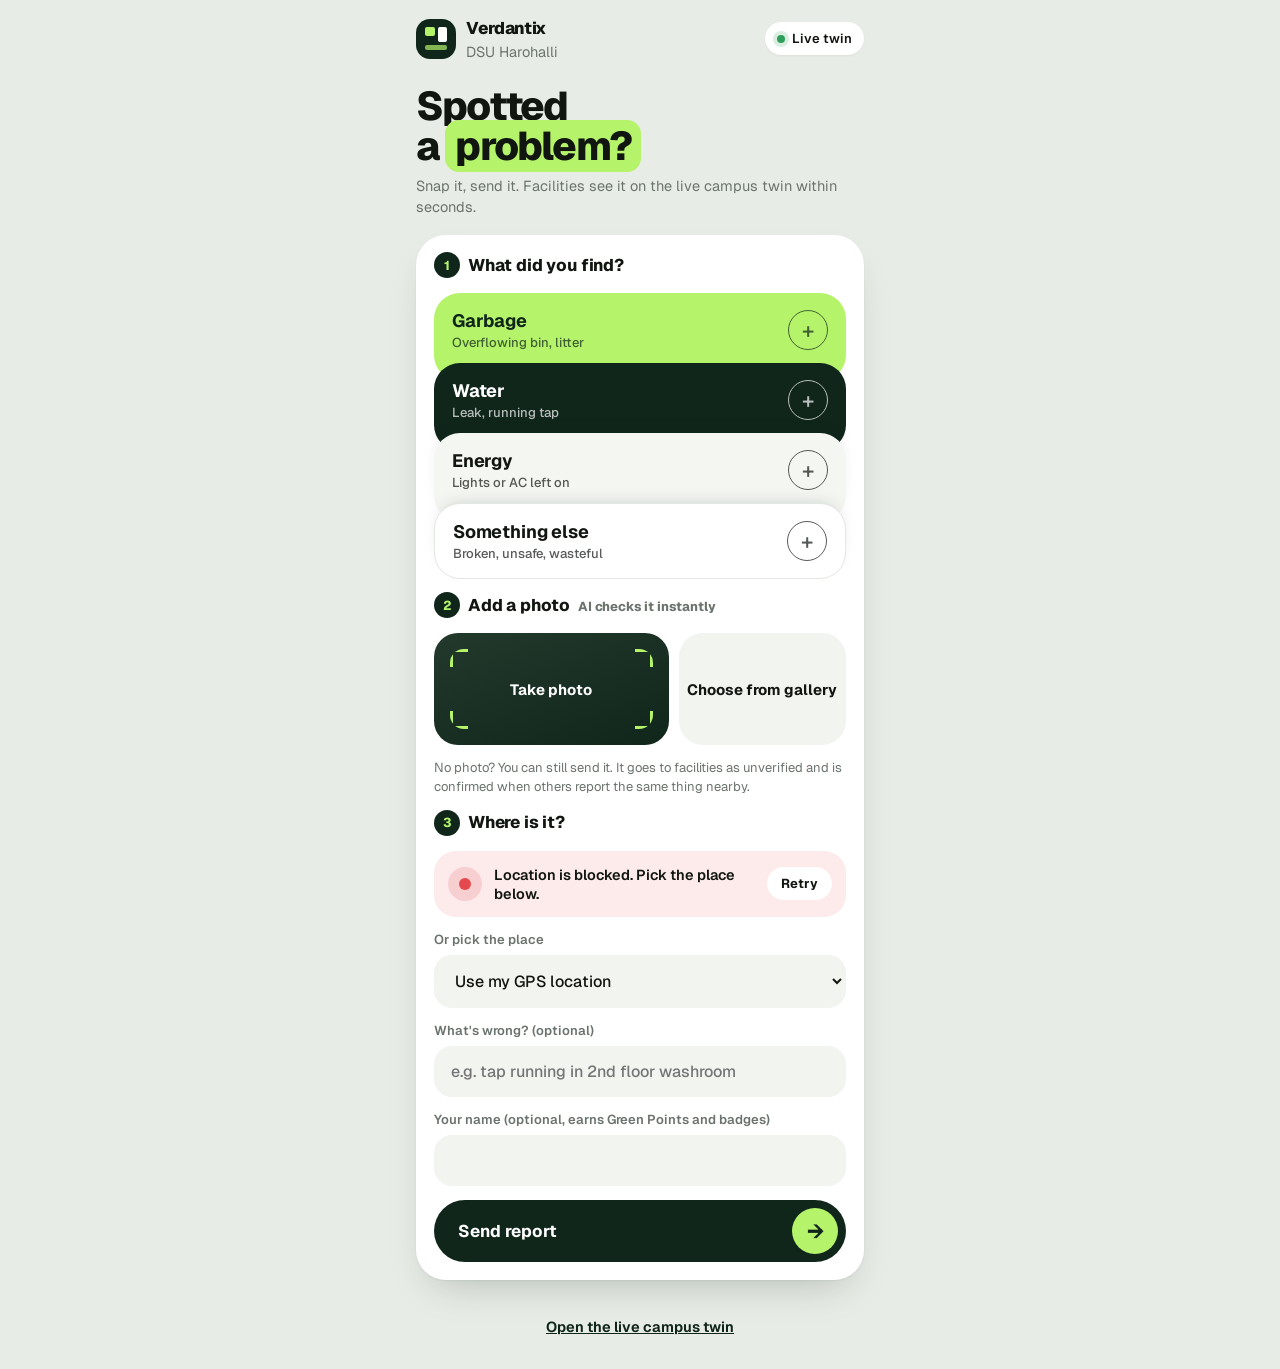
<file: frontend/report.html>
<!doctype html>
<html lang="en">
<head>
<meta charset="utf-8">
<meta name="viewport" content="width=device-width, initial-scale=1, viewport-fit=cover">
<meta name="theme-color" content="#e8ece6">
<meta name="mobile-web-app-capable" content="yes">
<meta name="apple-mobile-web-app-capable" content="yes">
<meta name="apple-mobile-web-app-title" content="Verdantix">
<title>Report a problem · Verdantix</title>
<link rel="manifest" href="manifest.json">
<link rel="icon" href="icons/icon-192.png">
<link rel="apple-touch-icon" href="icons/icon-192.png">
<link rel="preconnect" href="https://fonts.googleapis.com">
<link rel="stylesheet" href="https://fonts.googleapis.com/css2?family=Geist:wght@400;500;600;700;800&display=swap">
<style>
  /* Verdantix reporter, mobile-first: soft sage canvas, big rounded cards, lime highlights, black pills */
  :root { --bg: #e8ece6; --surface: #ffffff; --raised: #f2f4f0; --line: #e3e7e1; --fg: #111611; --muted: #6b746c;
          --lime: #b5f36a; --lime-2: #d6fba8; --forest: #10261b; --accent: #2f9e5b; --warn: #e8962b; --crit: #e5484d; --ok: #2f9e5b;
          --shadow: 0 1px 2px rgba(16,38,27,.05), 0 18px 40px -18px rgba(16,38,27,.28); color-scheme: light; }
  * { box-sizing: border-box; -webkit-tap-highlight-color: transparent; }
  body { margin: 0; background: var(--bg); color: var(--fg); font: 16px/1.45 "Geist", system-ui, sans-serif; -webkit-font-smoothing: antialiased; }
  main { max-width: 480px; margin: 0 auto; padding: calc(16px + env(safe-area-inset-top)) 16px calc(32px + env(safe-area-inset-bottom)); display: grid; gap: 18px; }
  header { display: flex; align-items: center; gap: 10px; }
  header b { font-weight: 800; letter-spacing: -.02em; font-size: 17px; }
  .logo { width: 40px; height: 40px; border-radius: 14px; background: var(--forest); display: grid; grid-template-columns: 1fr 1fr; gap: 3px; padding: 9px; align-content: end; }
  .logo i { display: block; background: var(--lime); border-radius: 2px; } .logo i:nth-child(1) { height: 9px; } .logo i:nth-child(2) { height: 15px; background: #fff; } .logo i:nth-child(3) { height: 5px; grid-column: 1 / -1; opacity: .7; }
  .live { margin-left: auto; display: inline-flex; align-items: center; gap: 7px; background: var(--surface); padding: 8px 12px; border-radius: 99px; font: 600 13px "Geist", sans-serif; box-shadow: var(--shadow); }
  .live i { width: 8px; height: 8px; border-radius: 50%; background: var(--accent); box-shadow: 0 0 0 4px rgba(47,158,91,.18); }
  #install { margin-left: 6px; }
  .hero h1 { font: 800 40px/1.02 "Geist", system-ui, sans-serif; letter-spacing: -.045em; margin: 6px 0 8px; }
  .hero h1 em { font-style: normal; background: var(--lime); padding: 0 10px; border-radius: 14px; }
  .sub { color: var(--muted); font-size: 14.5px; margin: 0; }
  .card { background: var(--surface); border-radius: 30px; box-shadow: var(--shadow); padding: 18px; display: grid; gap: 14px; }
  .q { font: 750 17px "Geist", sans-serif; letter-spacing: -.01em; display: flex; align-items: baseline; gap: 8px; }
  .q .n { width: 26px; height: 26px; flex: none; border-radius: 50%; background: var(--forest); color: var(--lime); display: inline-grid; place-items: center; font-size: 13px; transform: translateY(-1px); }
  /* categories: stacked rounded panels like the reference's room list */
  .cats { display: grid; gap: 0; }
  .cats label { position: relative; cursor: pointer; margin-top: -18px; }
  .cats label:first-child { margin-top: 0; }
  .cats input { position: absolute; opacity: 0; }
  .cats span { display: grid; grid-template-columns: 1fr auto; align-items: center; gap: 2px 12px; padding: 16px 18px 30px; border-radius: 26px; font: 700 18px "Geist", sans-serif; letter-spacing: -.01em; transition: transform .15s; }
  .cats label:last-child span { padding-bottom: 16px; }
  .cats span small { grid-column: 1; font: 500 13px "Geist", sans-serif; opacity: .7; letter-spacing: 0; }
  .cats span::after { content: "+"; grid-column: 2; grid-row: 1 / span 2; width: 38px; height: 38px; border-radius: 50%; display: grid; place-items: center; font-size: 22px; font-weight: 500; border: 1.5px solid currentColor; opacity: .7; }
  .cats label:nth-child(1) span { background: var(--lime); color: var(--forest); }
  .cats label:nth-child(2) span { background: var(--forest); color: #fff; }
  .cats label:nth-child(3) span { background: #f4f6f2; color: var(--fg); box-shadow: 0 -6px 18px -10px rgba(16,38,27,.25); }
  .cats label:nth-child(4) span { background: #fff; color: var(--fg); box-shadow: 0 -6px 18px -10px rgba(16,38,27,.25); border: 1px solid var(--line); }
  .cats input:checked + span { transform: translateY(-4px); }
  .cats input:checked + span::after { content: "✓"; opacity: 1; background: currentColor; color: var(--lime); border-color: transparent; }
  .cats label:nth-child(1) input:checked + span::after { color: var(--lime); background: var(--forest); }
  .cats label:nth-child(2) input:checked + span::after { color: var(--forest); background: var(--lime); }
  .cats label:nth-child(n+3) input:checked + span::after { color: var(--lime); background: var(--forest); }
  .cats input:focus-visible + span { outline: 3px solid var(--accent); outline-offset: 2px; }
  /* photo: viewfinder tile */
  .photo { display: grid; grid-template-columns: 1.4fr 1fr; gap: 10px; }
  .photo label { position: relative; display: grid; place-items: center; text-align: center; min-height: 112px; padding: 16px 8px; border-radius: 24px; font: 700 15px "Geist", sans-serif; cursor: pointer; }
  .photo label:first-child { background: linear-gradient(160deg, #23392c, var(--forest)); color: #fff; }
  .photo label:first-child::before { content: ""; position: absolute; inset: 16px; border-radius: 14px;
    background: linear-gradient(var(--lime), var(--lime)) top left / 18px 3px, linear-gradient(var(--lime), var(--lime)) top left / 3px 18px,
                linear-gradient(var(--lime), var(--lime)) top right / 18px 3px, linear-gradient(var(--lime), var(--lime)) top right / 3px 18px,
                linear-gradient(var(--lime), var(--lime)) bottom left / 18px 3px, linear-gradient(var(--lime), var(--lime)) bottom left / 3px 18px,
                linear-gradient(var(--lime), var(--lime)) bottom right / 18px 3px, linear-gradient(var(--lime), var(--lime)) bottom right / 3px 18px; background-repeat: no-repeat; }
  .photo label:last-child { background: var(--raised); }
  .photo input { display: none; }
  .preview { position: relative; border-radius: 24px; overflow: hidden; }
  .preview img { display: block; width: 100%; max-height: 280px; object-fit: cover; }
  .preview button { position: absolute; top: 10px; right: 10px; padding: 8px 14px; font-size: 13px; background: rgba(16,38,27,.78); border-radius: 99px; }
  .hint { font-size: 13px; color: var(--muted); margin: 0; }
  .outbox { background: #fdf1df; color: #8a5207; padding: 12px 14px; border-radius: 18px; font-weight: 650; }
  /* location: mission-style card */
  .loc { display: grid; grid-template-columns: auto 1fr auto; gap: 12px; align-items: center; font: 600 14.5px "Geist", sans-serif; padding: 14px; border-radius: 22px; background: var(--raised); }
  .loc .dot { width: 34px; height: 34px; border-radius: 50%; background: #f7e3c2; flex: none; position: relative; }
  .loc .dot::after { content: ""; position: absolute; inset: 11px; border-radius: 50%; background: var(--warn); }
  .loc.ok { background: var(--lime-2); } .loc.ok .dot { background: var(--lime); } .loc.ok .dot::after { background: var(--forest); }
  .loc.bad { background: #fdeaea; } .loc.bad .dot { background: #f8cfd0; } .loc.bad .dot::after { background: var(--crit); }
  label.f { display: grid; gap: 7px; font: 600 13px "Geist", sans-serif; color: var(--muted); }
  input, select { font: 500 16px "Geist", sans-serif; color: var(--fg); background: var(--raised); border: 1.5px solid transparent; border-radius: 18px; padding: 14px 16px; width: 100%; }
  input:focus, select:focus { border-color: var(--forest); background: #fff; outline: none; }
  button { font: 700 16px "Geist", system-ui, sans-serif; background: var(--forest); color: #fff; border: 0; border-radius: 99px; padding: 16px; cursor: pointer; }
  button.small { padding: 8px 14px; font-size: 13px; background: var(--surface); color: var(--fg); border-radius: 999px; }
  .loc button.small { background: #fff; }
  #go { display: flex; align-items: center; justify-content: space-between; padding: 8px 8px 8px 24px; font-size: 17px; min-height: 62px; }
  #go::after { content: "→"; width: 46px; height: 46px; border-radius: 50%; background: var(--lime); color: var(--forest); display: grid; place-items: center; font-size: 22px; }
  button:disabled { opacity: .55; }
  button:focus-visible, input:focus-visible, select:focus-visible { outline: 3px solid var(--accent); outline-offset: 2px; }
  .result { border-radius: 26px; padding: 18px; background: var(--surface); box-shadow: var(--shadow); border: 2px solid var(--lime); }
  .result.no { border-color: #f3c27a; }
  .result b { font: 800 20px "Geist", system-ui, sans-serif; letter-spacing: -.02em; display: block; margin-bottom: 8px; }
  .steps { display: flex; gap: 6px; flex-wrap: wrap; font-size: 12.5px; color: var(--muted); margin-bottom: 8px; }
  .steps span { background: var(--raised); padding: 5px 11px; border-radius: 999px; font-weight: 600; }
  .steps span.pass { color: var(--forest); background: var(--lime); } .steps span.fail { color: #9b1f1b; background: #fdeaea; }
  a { color: var(--forest); font-weight: 650; }
  .mine { display: grid; gap: 3px; padding: 12px 14px; border-radius: 18px; background: var(--raised); font-size: 14.5px; }
  .mine + .mine { margin-top: 8px; } .mine span { font-weight: 650; } .mine span.closed { color: var(--ok); } .mine small { color: var(--muted); }
  .foot { text-align: center; }
  [hidden] { display: none !important; }
  @media (prefers-reduced-motion: reduce) { .cats span { transition: none; } }
</style>
</head>
<body>
<main>
  <header><span class="logo" aria-hidden="true"><i></i><i></i><i></i></span><div><b>Verdantix</b><p class="sub">DSU Harohalli</p></div>
    <span class="live"><i></i>Live twin</span><button class="small" id="install" hidden>Install</button></header>
  <div class="hero">
    <h1>Spotted<br>a <em>problem?</em></h1>
    <p class="sub">Snap it, send it. Facilities see it on the live campus twin within seconds.</p>
  </div>

  <form id="f" class="card" novalidate>
    <div class="q"><span class="n">1</span>What did you find?</div>
    <div class="cats" role="radiogroup" aria-label="Problem type">
      <label><input type="radio" name="cat" value="waste"><span>Garbage<small>Overflowing bin, litter</small></span></label>
      <label><input type="radio" name="cat" value="water"><span>Water<small>Leak, running tap</small></span></label>
      <label><input type="radio" name="cat" value="energy"><span>Energy<small>Lights or AC left on</small></span></label>
      <label><input type="radio" name="cat" value="other"><span>Something else<small>Broken, unsafe, wasteful</small></span></label>
    </div>

    <div class="q"><span class="n">2</span>Add a photo <span class="hint">AI checks it instantly</span></div>
    <div class="photo" id="photoBtns">
      <label>Take photo<input type="file" id="cam" accept="image/*" capture="environment"></label>
      <label>Choose from gallery<input type="file" id="gal" accept="image/*"></label>
    </div>
    <div class="preview" id="preview" hidden><img id="prev" alt="Your photo"><button type="button" id="rmPhoto">Remove</button></div>
    <p class="hint" id="nophoto">No photo? You can still send it. It goes to facilities as unverified and is confirmed when others report the same thing nearby.</p>

    <div class="q"><span class="n">3</span>Where is it?</div>
    <div class="loc" id="loc"><span class="dot"></span><span id="locTxt">Finding your location…</span><button type="button" class="small" id="locBtn">Retry</button></div>
    <label class="f" id="zoneWrap">Or pick the place
      <select id="zone"><option value="">Use my GPS location</option></select>
    </label>

    <label class="f">What's wrong? (optional)<input id="note" maxlength="140" placeholder="e.g. tap running in 2nd floor washroom"></label>
    <label class="f">Your name (optional, earns Green Points and badges)<input id="name" maxlength="40" autocomplete="name"></label>
    <button id="go">Send report</button>
  </form>
  <p id="outbox" class="hint outbox" hidden></p>
  <div id="out"></div>
  <section class="card" id="mine" hidden><div class="q">Your reports</div><div id="mineList"></div>
    <p class="hint">Status updates as facilities work on it. Kept only on this phone.</p></section>
  <p class="sub foot"><a href="/">Open the live campus twin</a></p>
</main>
<script src="config.js"></script>
<script>
const API = String(window.VX_API || "").replace(/\/$/, "");
const $ = (s) => document.querySelector(s);
const esc = (s) => String(s ?? "").replace(/&/g, "&amp;").replace(/</g, "&lt;");
let pos = null, campus = null, blob = null;

// Keep what was typed: on low-memory phones the browser can reload the page after the camera closes.
const DRAFT = "vx-draft";
function saveDraft() {
  try { sessionStorage.setItem(DRAFT, JSON.stringify({ cat: $("input[name=cat]:checked")?.value || "", note: $("#note").value, zone: $("#zone").value })); } catch {}
}
function loadDraft() {
  try {
    const d = JSON.parse(sessionStorage.getItem(DRAFT) || "{}");
    if (d.cat) { const r = $(`input[name=cat][value=${d.cat}]`); if (r) r.checked = true; }
    if (d.note) $("#note").value = d.note;
    return d;
  } catch { return {}; }
}
try { $("#name").value = localStorage.getItem("vx-name") || ""; } catch {}
const draft = loadDraft();
$("#f").addEventListener("change", saveDraft);
$("#note").addEventListener("input", saveDraft);

// Which building the phone is in: point-in-polygon on the campus map (no guessing from IP). Near a boundary, say so.
const R_E = 6371000, rd = (d) => (d * Math.PI) / 180;
function meters(a, b) { const dLat = rd(b[1] - a[1]), dLng = rd(b[0] - a[0]);
  const h = Math.sin(dLat / 2) ** 2 + Math.cos(rd(a[1])) * Math.cos(rd(b[1])) * Math.sin(dLng / 2) ** 2; return 2 * R_E * Math.asin(Math.sqrt(h)); }
function inside(pt, ring) { let c = false; for (let i = 0, j = ring.length - 1; i < ring.length; j = i++) {
  const [xi, yi] = ring[i], [xj, yj] = ring[j];
  if (((yi > pt[1]) !== (yj > pt[1])) && pt[0] < ((xj - xi) * (pt[1] - yi)) / (yj - yi) + xi) c = !c; } return c; }
function showWhere() {
  if (!pos) return;
  const acc = Math.round(pos.acc), pt = [pos.lng, pos.lat];
  if (!campus) return setLoc("ok", `Location found, accurate to ${acc} m`);
  const polys = campus.features.filter((f) => f.geometry.type === "Polygon" && f.properties.type !== "sports");
  const hit = polys.find((f) => inside(pt, f.geometry.coordinates[0]));
  const near = polys.map((f) => ({ f, d: meters(pt, f.properties.center) })).sort((x, y) => x.d - y.d)[0];
  if (hit && acc <= 40) return setLoc("ok", `You're in ${hit.properties.name} (±${acc} m). Wrong? Pick the place below.`);
  if (hit) return setLoc("ok", `Probably ${hit.properties.name}; GPS is only ±${acc} m. Check, or pick the place below.`);
  if (near && near.d < 150) return setLoc("ok", `Near ${near.f.properties.name} (${Math.round(near.d)} m, ±${acc} m). Pick the place if it's wrong.`);
  setLoc("bad", `You seem to be off the mapped campus (±${acc} m). Pick the place below.`);
}
function setLoc(state, text) { $("#loc").className = `loc ${state}`; $("#locTxt").textContent = text; }
function locate() {
  if (!navigator.geolocation || !window.isSecureContext) { setLoc("bad", "GPS needs the https link. Pick the place below."); return; }
  setLoc("", "Finding your location…");
  navigator.geolocation.getCurrentPosition(
    (p) => { pos = { lat: p.coords.latitude, lng: p.coords.longitude, acc: p.coords.accuracy }; showWhere(); },
    (e) => setLoc("bad", e.code === 1 ? "Location is blocked. Pick the place below." : "Couldn't get GPS. Pick the place below."),
    { enableHighAccuracy: true, timeout: 12000, maximumAge: 30000 });
}
$("#locBtn").onclick = locate;
locate();

fetch(API + "/api/campus").then((r) => r.json()).then((g) => {
  campus = g;
  showWhere();
  $("#zone").innerHTML += g.features.filter((f) => !["camera", "water_meter"].includes(f.properties.type))
    .map((f) => `<option value="${f.properties.id}">${esc(f.properties.name)}</option>`).join("");
  if (draft.zone) $("#zone").value = draft.zone;
}).catch(() => {});

// Shrink photos to ~1280 px on the phone before upload: less data, less memory on both ends.
async function shrink(file) {
  let src;
  try { src = await createImageBitmap(file, { resizeWidth: 1280, resizeQuality: "medium" }); }
  catch { try { src = await createImageBitmap(file); } catch { return file; } }
  const k = Math.min(1, 1280 / Math.max(src.width, src.height));
  const c = document.createElement("canvas");
  c.width = Math.round(src.width * k); c.height = Math.round(src.height * k);
  c.getContext("2d").drawImage(src, 0, 0, c.width, c.height);
  src.close?.();
  return new Promise((res) => c.toBlob((b) => res(b || file), "image/jpeg", 0.82));
}
async function onPhoto(e) {
  const f = e.target.files[0];
  e.target.value = "";
  if (!f) return;
  $("#go").disabled = true; $("#go").textContent = "Preparing photo…";
  blob = await shrink(f);
  $("#prev").src = URL.createObjectURL(blob);
  $("#preview").hidden = false; $("#photoBtns").hidden = true; $("#nophoto").hidden = true;
  $("#go").disabled = false; $("#go").textContent = "Send report";
}
$("#cam").onchange = onPhoto;
$("#gal").onchange = onPhoto;
$("#rmPhoto").onclick = () => { blob = null; $("#preview").hidden = true; $("#photoBtns").hidden = false; $("#nophoto").hidden = false; };

const LABEL = { location: "On campus", quality: "Clear photo", duplicate: "New photo", issue: "Problem seen", repeat: "Not a repeat" };
function steps(failed, withPhoto) {
  const checks = withPhoto ? ["location", "quality", "duplicate", "issue", "repeat"] : ["location", "repeat"];
  const at = failed ? checks.indexOf(failed) : checks.length;
  return `<div class="steps">${checks.map((c, i) => `<span class="${i < at ? "pass" : i === at ? "fail" : ""}">${LABEL[c]}</span>`).join("")}</div>`;
}

$("#f").onsubmit = async (e) => {
  e.preventDefault();
  const cat = $("input[name=cat]:checked")?.value || "";
  if (!cat && !blob) return alert("Pick what you found, or add a photo.");
  let loc = pos;
  const z = $("#zone").value;
  if (z && campus) {
    const f = campus.features.find((x) => x.properties.id === z);
    const c = f.geometry.type === "Point" ? f.geometry.coordinates : f.properties.center;
    loc = { lng: c[0], lat: c[1], acc: 0 };
  }
  if (!loc) return alert("We need a location: allow GPS or pick the place.");
  const name = $("#name").value.trim();
  try { localStorage.setItem("vx-name", name); } catch {}
  const fd = new FormData();
  if (blob) fd.append("file", blob, "report.jpg");
  fd.append("category", cat);
  fd.append("lat", loc.lat); fd.append("lng", loc.lng); fd.append("accuracy_m", loc.acc || 0);
  fd.append("note", $("#note").value.trim()); fd.append("reporter", name);
  $("#go").disabled = true; $("#go").textContent = blob ? "Checking the photo with AI…" : "Sending…";
  const clearForm = () => {
    $("#f").reset(); $("#name").value = name; blob = null;
    $("#preview").hidden = true; $("#photoBtns").hidden = false; $("#nophoto").hidden = false;
    try { sessionStorage.removeItem(DRAFT); } catch {}
  };
  try {
    const d = await sendReport(fd);
    showResult(d, !!blob);
    if (d.ok) clearForm();
  } catch (err) {
    if (err.offline && await queueReport(fd, blob)) {   // no signal: keep it on the phone and send it later
      $("#out").innerHTML = `<div class="result"><b>Saved on this phone</b><p class="sub">No connection right now. It will be sent automatically when you're back online, with the time you took it.</p></div>`;
      clearForm();
    } else {
      $("#out").innerHTML = `<div class="result no"><b>Couldn't send</b><p class="sub">${esc(err.message)}. Check your connection and send again; your details are kept.</p></div>`;
    }
  }
  $("#go").disabled = false; $("#go").textContent = "Send report";
  $("#out").scrollIntoView({ behavior: "smooth" });
};

async function sendReport(fd) {
  let r;
  try { r = await fetch(API + "/api/reports", { method: "POST", body: fd }); }
  catch (e) { const err = new Error("No connection"); err.offline = true; throw err; }
  const d = await r.json().catch(() => ({}));
  if (!r.ok) throw new Error(d.detail || r.statusText);
  return d;
}
function showResult(d, withPhoto) {
  const credits = d.credits != null ? ` You have ${d.credits} Green Points.` : "";
  const wt = d.waste_type ? `<p class="sub"><b>${esc(d.waste_type.name)}</b>: routed to ${esc(d.waste_type.team)}, to be handled within ${d.waste_type.deadline_h} hours.</p>` : "";
  $("#out").innerHTML = d.ok
    ? `<div class="result"><b>${d.verified ? "Verified and sent" : "Sent to facilities"}: ${d.report.id}</b>${steps(null, withPhoto)}
       <p class="sub">${d.verified ? `AI confirmed ${esc(d.report.kind)} in your photo.` : "It's marked unverified until someone else confirms it or staff check it."} Alert ${d.alert} is on the twin.${credits}</p>${wt}</div>`
    : `<div class="result no"><b>${d.check === "repeat" ? "Already reported, thanks" : "Not sent yet"}</b>${steps(d.check, withPhoto)}<p class="sub">${esc(d.message)}</p></div>`;
  if (d.ok) remember(d.report.id);
}

// Offline outbox (idea from Clean City): reports made without signal wait in IndexedDB and go out when the phone is back online.
const OUTBOX = "vx-outbox";
function db() {
  return new Promise((res, rej) => {
    const q = indexedDB.open(OUTBOX, 1);
    q.onupgradeneeded = () => q.result.createObjectStore("q", { keyPath: "id", autoIncrement: true });
    q.onsuccess = () => res(q.result); q.onerror = () => rej(q.error);
  });
}
async function queueReport(fd, photo) {
  try {
    const fields = {};
    for (const [k, v] of fd.entries()) if (k !== "file") fields[k] = v;
    const d = await db();
    await new Promise((res, rej) => { const t = d.transaction("q", "readwrite"); t.objectStore("q").add({ fields, photo: photo || null, at: Date.now() }); t.oncomplete = res; t.onerror = () => rej(t.error); });
    outboxBadge();
    return true;
  } catch { return false; }
}
async function outboxAll() {
  try { const d = await db(); return await new Promise((res) => { const q = d.transaction("q").objectStore("q").getAll(); q.onsuccess = () => res(q.result || []); q.onerror = () => res([]); }); }
  catch { return []; }
}
async function outboxDrop(id) { try { const d = await db(); d.transaction("q", "readwrite").objectStore("q").delete(id); } catch {} }
async function outboxBadge() {
  const n = (await outboxAll()).length;
  $("#outbox").hidden = !n;
  $("#outbox").textContent = `${n} report${n === 1 ? "" : "s"} waiting for signal on this phone`;
}
let flushing = false;
async function flushOutbox() {
  if (flushing || !navigator.onLine) return;
  flushing = true;
  try {
    for (const item of await outboxAll()) {
      const fd = new FormData();
      const taken = new Date(item.at).toLocaleTimeString("en-IN", { hour: "numeric", minute: "2-digit" });
      for (const [k, v] of Object.entries(item.fields)) fd.append(k, k === "note" ? `${v ? v + " " : ""}(taken ${taken}, sent when back online)`.slice(0, 300) : v);
      if (item.photo) fd.append("file", item.photo, "report.jpg");
      try { const d = await sendReport(fd); await outboxDrop(item.id); showResult(d, !!item.photo); }
      catch (e) { if (e.offline) break; await outboxDrop(item.id); }   // server said no (e.g. off campus): don't retry forever
    }
  } finally { flushing = false; outboxBadge(); }
}
addEventListener("online", flushOutbox);
flushOutbox(); outboxBadge();

// Report status tracking: ids are kept on this phone only; status comes from the server.
const MINE = "vx-mine";
function mine() { try { return JSON.parse(localStorage.getItem(MINE) || "[]"); } catch { return []; } }
function remember(id) { try { localStorage.setItem(MINE, JSON.stringify([id, ...mine().filter((x) => x !== id)].slice(0, 10))); } catch {} loadMine(); }
const STATUS = { open: "Received, waiting for facilities", in_progress: "Facilities are working on it", closed: "Closed" };
async function loadMine() {
  const ids = mine();
  if (!ids.length) return;
  $("#mine").hidden = false;
  const rows = await Promise.all(ids.map((id) => fetch(`${API}/api/reports/${id}`).then((r) => (r.ok ? r.json() : null)).catch(() => null)));
  $("#mineList").innerHTML = rows.map((r, i) => r ? `<div class="mine"><b>${r.id}</b> ${esc(r.waste_type ? r.waste_type.name : r.kind)} near ${esc(r.zone)}
      <span class="${r.status}">${STATUS[r.status] || r.status}${r.resolution ? `: ${esc(r.resolution)}` : ""}</span>
      <small>${r.verified ? "Verified" : "Unverified"}, ${r.confirmations} confirmation${r.confirmations === 1 ? "" : "s"}</small></div>`
    : `<div class="mine"><b>${ids[i]}</b> <small>No longer on the server (it may have restarted).</small></div>`).join("");
}
loadMine();
setInterval(loadMine, 20000);

// Installable app (PWA): Android shows "Install app"; also the base for the Play Store APK.
if ("serviceWorker" in navigator) navigator.serviceWorker.register("sw.js").catch(() => {});
let installEvt = null;
addEventListener("beforeinstallprompt", (e) => { e.preventDefault(); installEvt = e; $("#install").hidden = false; });
$("#install").onclick = async () => { if (!installEvt) return; installEvt.prompt(); await installEvt.userChoice; installEvt = null; $("#install").hidden = true; };
</script>
</body>
</html>
</file>
